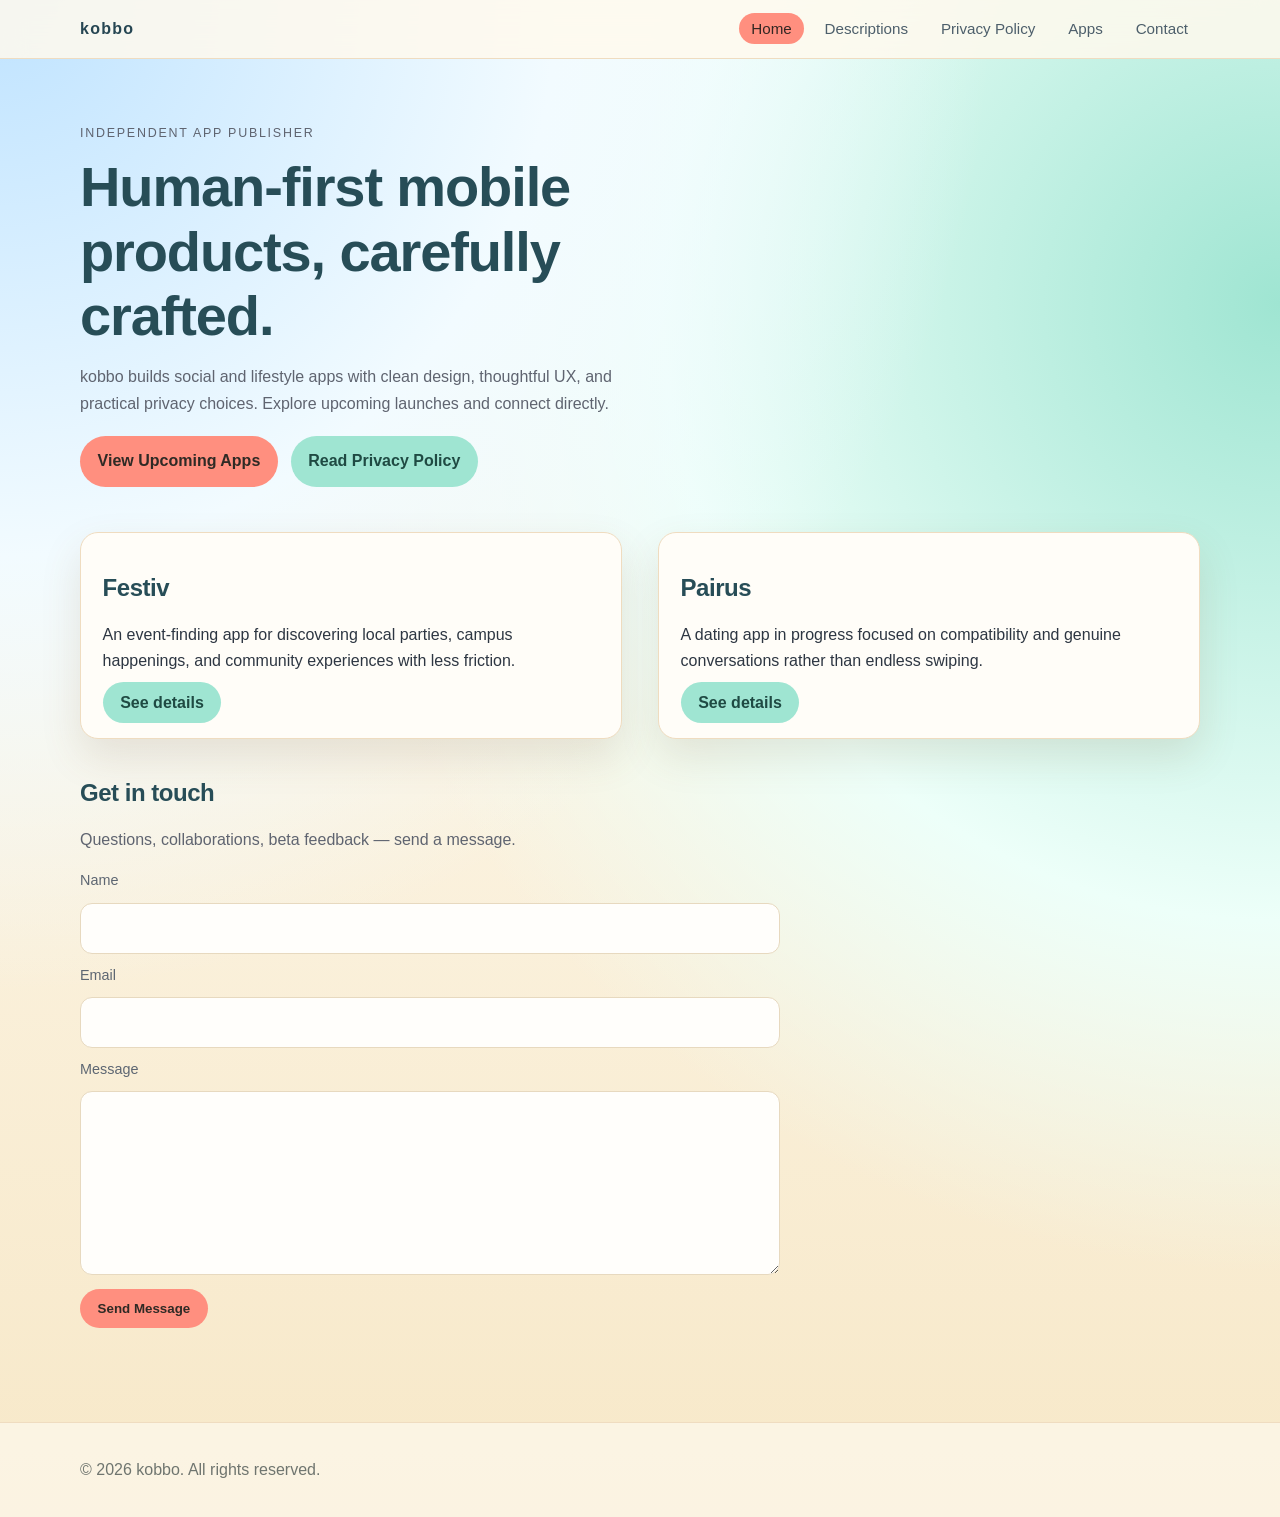
<file: index.html>
<!doctype html>
<html lang="en">
  <head>
    <meta charset="UTF-8" />
    <meta name="viewport" content="width=device-width, initial-scale=1.0" />
    <link rel="icon" href="/favicon.ico" sizes="any" />
    <title>kobbo | App Publisher Portfolio</title>
    <link rel="stylesheet" href="/styles.css" />
  </head>
  <body>
    <header class="site-header">
      <div class="container nav-wrap">
        <a class="brand" href="/">kobbo</a>
        <nav aria-label="Main navigation">
          <ul class="nav-links">
            <li><a href="/" aria-current="page">Home</a></li>
            <li><a href="/descriptions">Descriptions</a></li>
            <li><a href="/privacy-policy">Privacy Policy</a></li>
            <li><a href="/apps">Apps</a></li>
            <li><a href="#contact">Contact</a></li>
          </ul>
        </nav>
      </div>
    </header>

    <main>
      <section class="hero container reveal">
        <p class="eyebrow">Independent App Publisher</p>
        <h1>Human-first mobile products, carefully crafted.</h1>
        <p class="lead">
          kobbo builds social and lifestyle apps with clean design, thoughtful UX,
          and practical privacy choices. Explore upcoming launches and connect directly.
        </p>
        <div class="hero-actions">
          <a class="btn" href="/apps">View Upcoming Apps</a>
          <a class="btn btn-secondary" href="/privacy-policy">Read Privacy Policy</a>
        </div>
      </section>

      <section class="container cards-grid reveal">
        <article class="card">
          <h2>Festiv</h2>
          <p>
            An event-finding app for discovering local parties, campus happenings,
            and community experiences with less friction.
          </p>
          <a class="btn btn-secondary" href="/apps#festiv">See details</a>
        </article>
        <article class="card">
          <h2>Pairus</h2>
          <p>
            A dating app in progress focused on compatibility and genuine
            conversations rather than endless swiping.
          </p>
          <a class="btn btn-secondary" href="/apps#pairus">See details</a>
        </article>
      </section>

      <section class="container contact reveal" id="contact">
        <h2>Get in touch</h2>
        <p class="lead">Questions, collaborations, beta feedback — send a message.</p>

        <div id="contactPanel" class="contact-panel">
          <form id="contactForm" class="contact-form" action="https://formsubmit.co/ajax/kob@kobbo.net" method="post">
            <input type="hidden" name="_subject" value="kobbo Portfolio Contact" />
            <input type="hidden" name="_captcha" value="false" />

            <label for="name">Name</label>
            <input id="name" name="name" type="text" required />

            <label for="email">Email</label>
            <input id="email" name="email" type="email" required />

            <label for="message">Message</label>
            <textarea id="message" name="message" rows="6" required></textarea>

            <div class="form-actions">
              <button type="submit" class="btn" id="contactSubmit">Send Message</button>
            </div>
            <p id="formStatus" class="form-status" aria-live="polite"></p>
          </form>

          <div id="formSuccess" class="form-success" aria-hidden="true">
            <span class="checkmark" aria-hidden="true">✓</span>
            <h3>Message Sent</h3>
            <p id="successText">Your message has been submitted successfully. I'll get back to you soon.</p>
            <button type="button" class="btn btn-secondary" id="revertSubmit">Send another message</button>
          </div>
        </div>
      </section>
    </main>

    <footer class="site-footer">
      <div class="container">
        <p>© <span id="year"></span> kobbo. All rights reserved.</p>
      </div>
    </footer>

    <script src="/script.js"></script>
  </body>
</html>
</file>
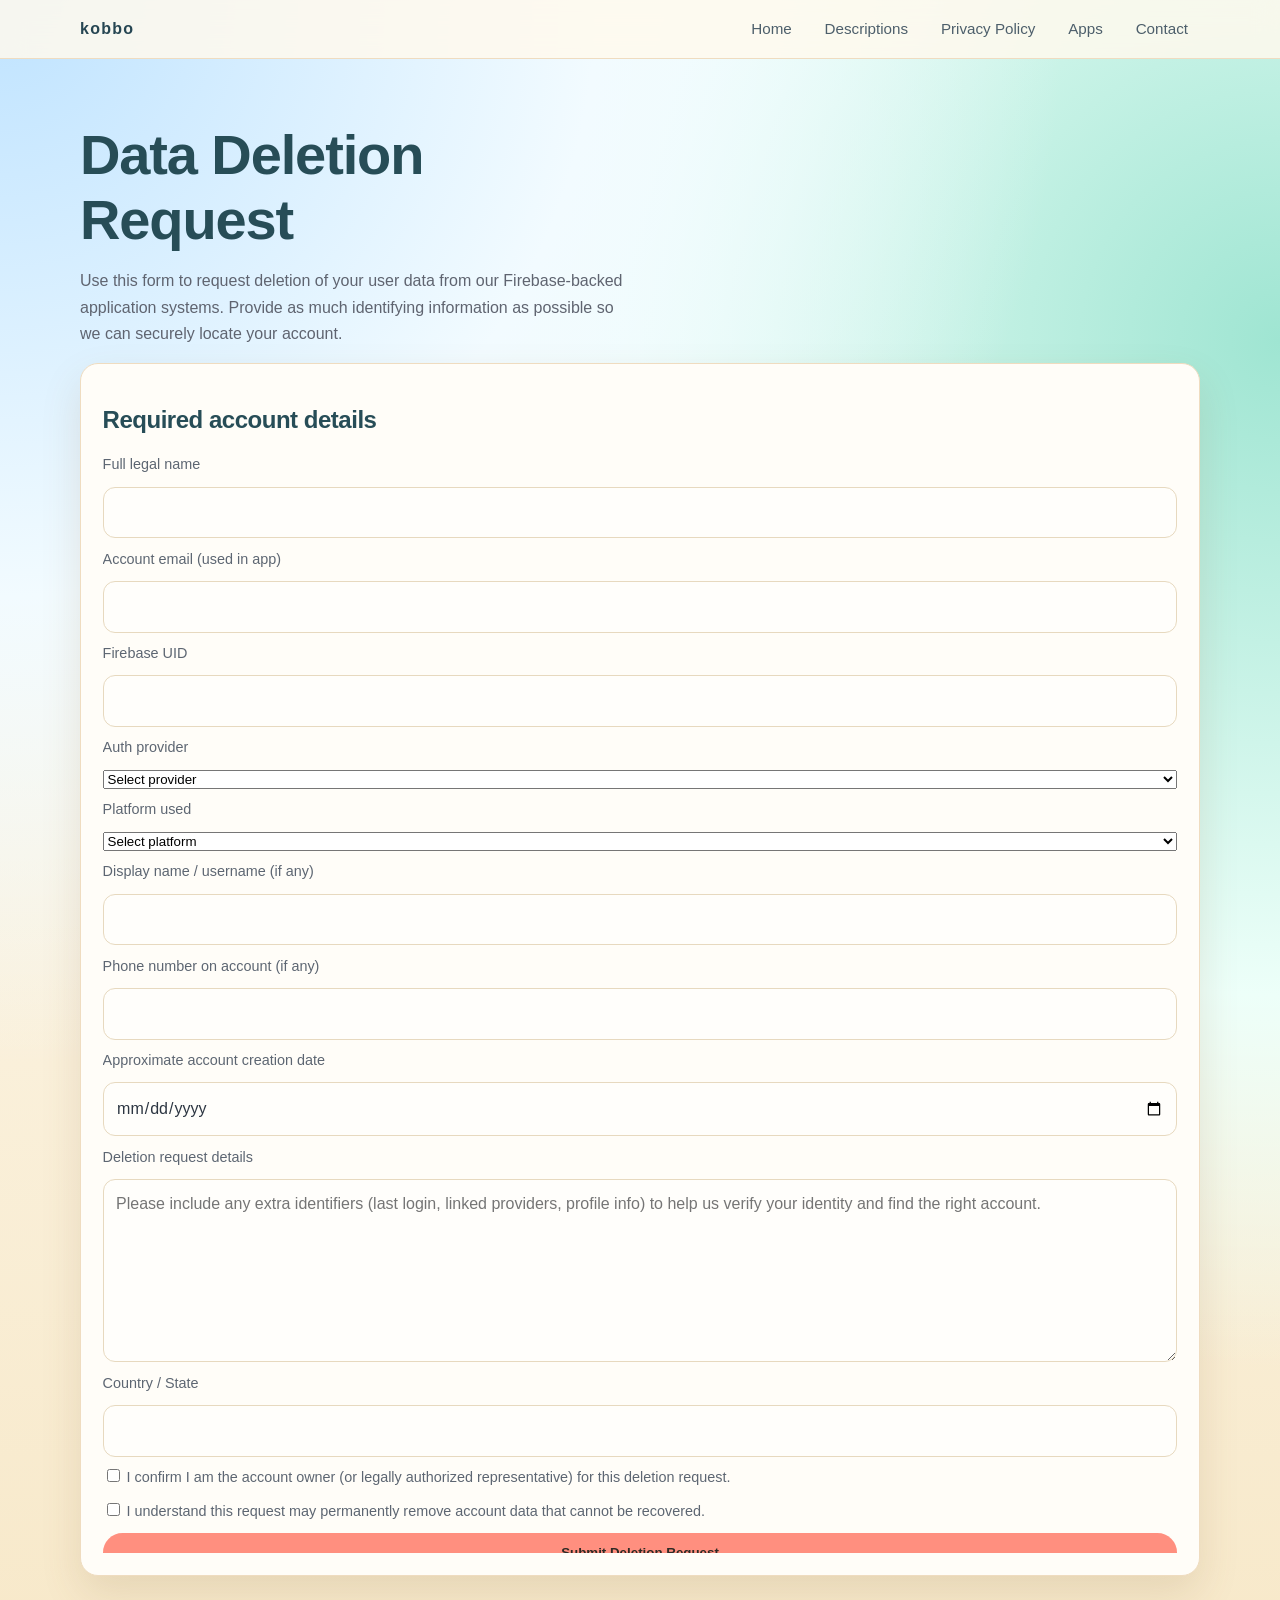
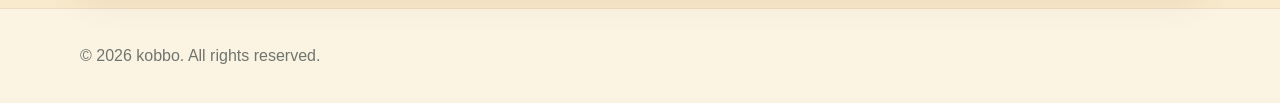
<file: delete-request/index.html>
<!doctype html>
<html lang="en">
  <head>
    <meta charset="UTF-8" />
    <meta name="viewport" content="width=device-width, initial-scale=1.0" />
    <link rel="icon" href="/favicon.ico" sizes="any" />
    <title>Data Deletion Request | kobbo</title>
    <link rel="stylesheet" href="/styles.css" />
  </head>
  <body>
    <header class="site-header">
      <div class="container nav-wrap">
        <a class="brand" href="/">kobbo</a>
        <nav aria-label="Main navigation">
          <ul class="nav-links">
            <li><a href="/">Home</a></li>
            <li><a href="/descriptions">Descriptions</a></li>
            <li><a href="/privacy-policy">Privacy Policy</a></li>
            <li><a href="/apps">Apps</a></li>
            <li><a href="/#contact">Contact</a></li>
          </ul>
        </nav>
      </div>
    </header>

    <main class="container page-main reveal">
      <h1>Data Deletion Request</h1>
      <p class="lead">
        Use this form to request deletion of your user data from our Firebase-backed application systems.
        Provide as much identifying information as possible so we can securely locate your account.
      </p>

      <section class="card">
        <h2>Required account details</h2>
        <form id="deletionRequestForm" class="contact-form" action="https://formsubmit.co/ajax/data-safety@kobbo.net" method="post">
          <input type="hidden" name="_subject" value="Firebase Data Deletion Request" />
          <input type="hidden" name="_captcha" value="false" />

          <label for="delete-fullname">Full legal name</label>
          <input id="delete-fullname" name="full_name" type="text" required />

          <label for="delete-email">Account email (used in app)</label>
          <input id="delete-email" name="account_email" type="email" required />

          <label for="delete-uid">Firebase UID</label>
          <input id="delete-uid" name="firebase_uid" type="text" required />

          <label for="delete-provider">Auth provider</label>
          <select id="delete-provider" name="auth_provider" required>
            <option value="" selected disabled>Select provider</option>
            <option value="email_password">Email/Password</option>
            <option value="google">Google</option>
            <option value="apple">Apple</option>
            <option value="phone">Phone</option>
            <option value="other">Other</option>
          </select>

          <label for="delete-platform">Platform used</label>
          <select id="delete-platform" name="platform" required>
            <option value="" selected disabled>Select platform</option>
            <option value="ios">iOS</option>
            <option value="android">Android</option>
            <option value="web">Web</option>
          </select>

          <label for="delete-display-name">Display name / username (if any)</label>
          <input id="delete-display-name" name="display_name" type="text" />

          <label for="delete-phone">Phone number on account (if any)</label>
          <input id="delete-phone" name="phone_number" type="tel" />

          <label for="delete-created">Approximate account creation date</label>
          <input id="delete-created" name="account_created" type="date" />

          <label for="delete-reason">Deletion request details</label>
          <textarea id="delete-reason" name="request_details" rows="6" required placeholder="Please include any extra identifiers (last login, linked providers, profile info) to help us verify your identity and find the right account."></textarea>

          <label for="delete-country">Country / State</label>
          <input id="delete-country" name="location" type="text" required />

          <label>
            <input type="checkbox" name="identity_confirmation" required />
            I confirm I am the account owner (or legally authorized representative) for this deletion request.
          </label>

          <label>
            <input type="checkbox" name="deletion_acknowledgement" required />
            I understand this request may permanently remove account data that cannot be recovered.
          </label>

          <button type="submit" class="btn" id="deletionSubmit">Submit Deletion Request</button>
          <p id="deletionStatus" class="form-status" aria-live="polite"></p>
        </form>
      </section>
    </main>

    <footer class="site-footer">
      <div class="container">
        <p>© <span id="year"></span> kobbo. All rights reserved.</p>
      </div>
    </footer>

    <script src="/script.js"></script>
  </body>
</html>
</file>
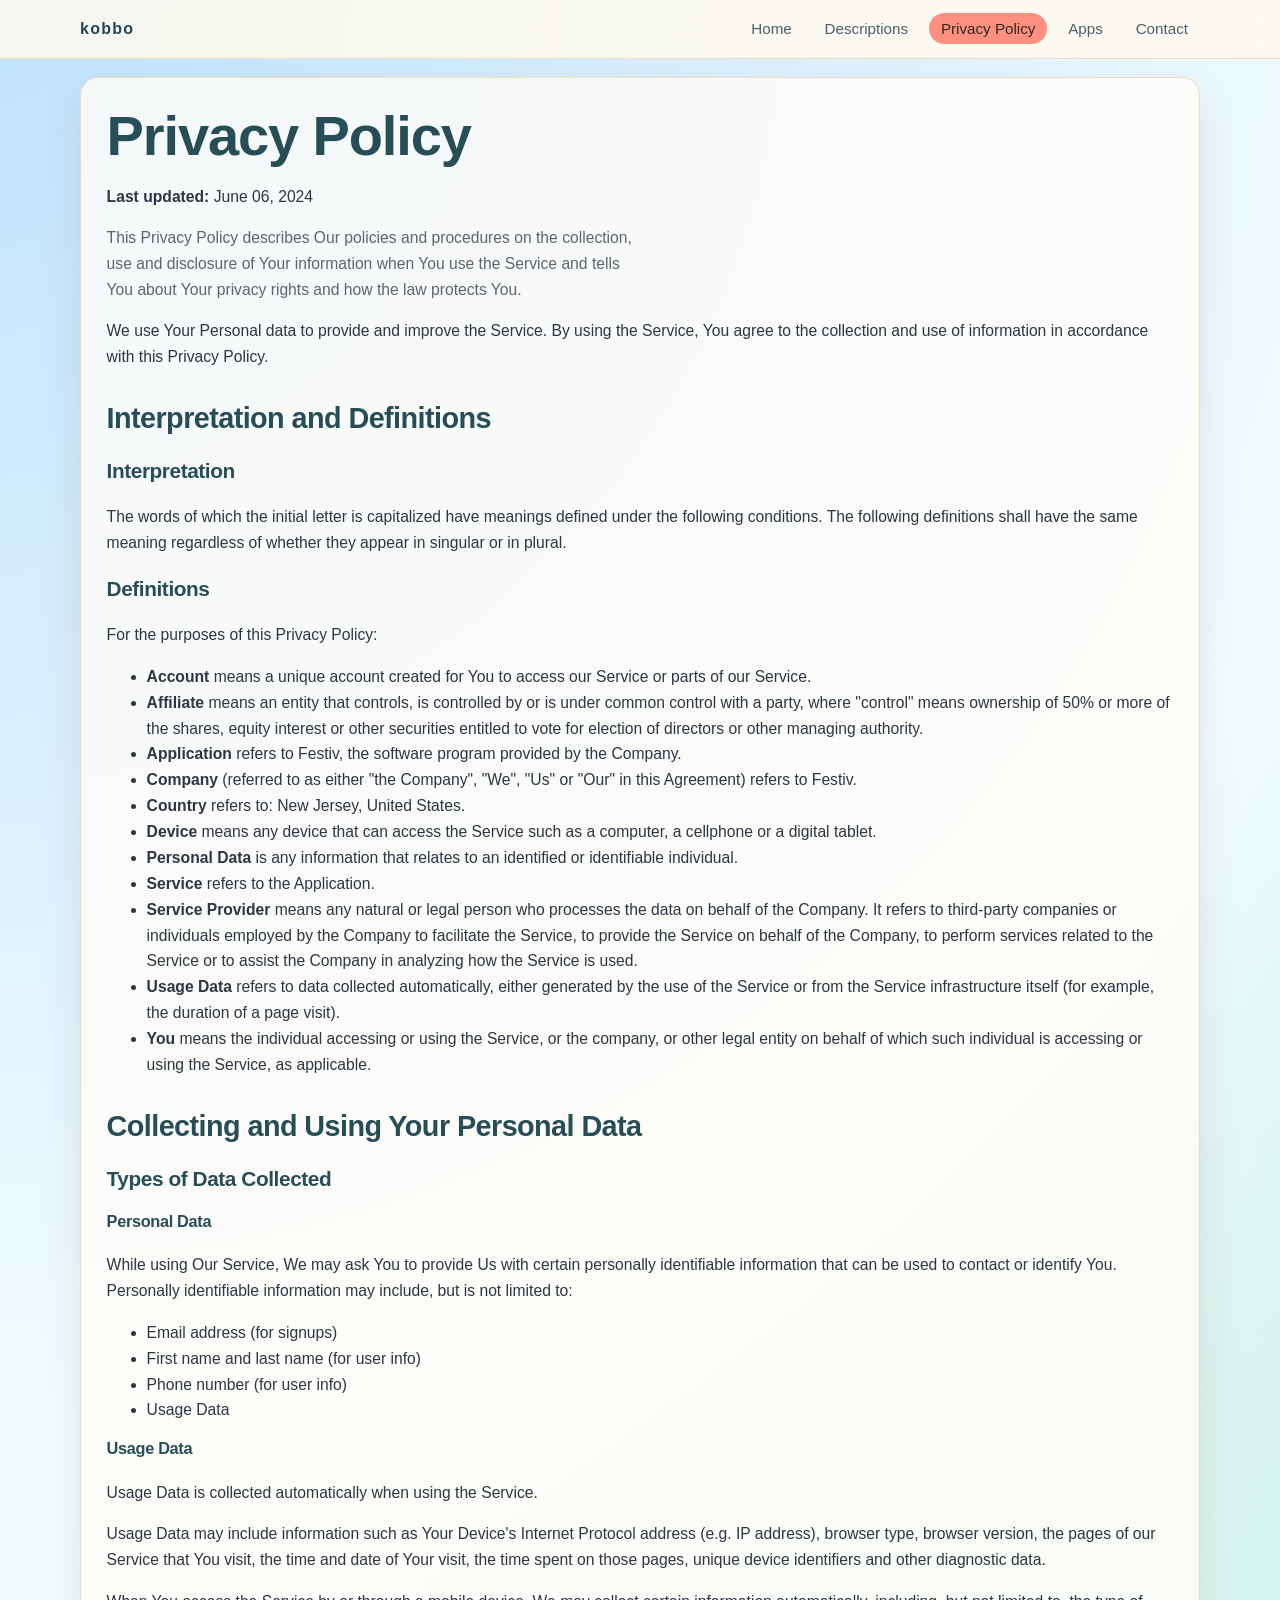
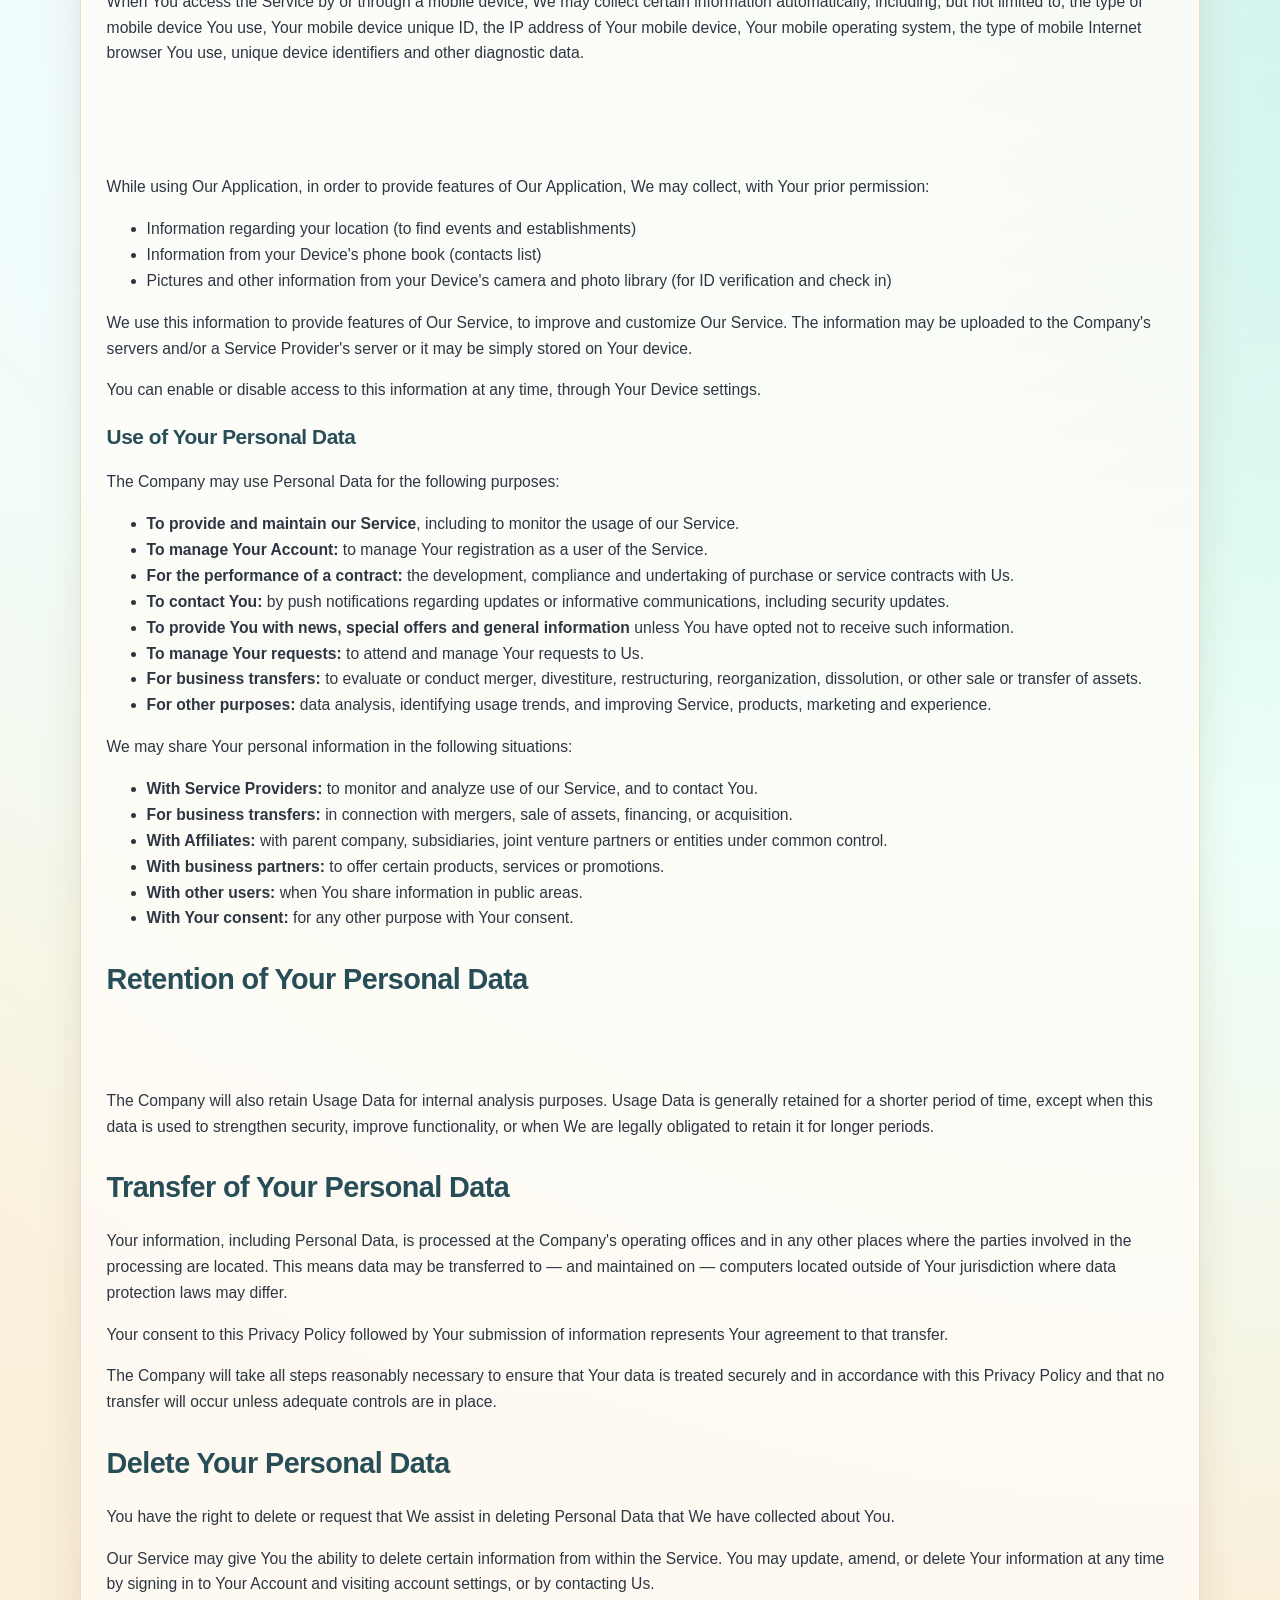
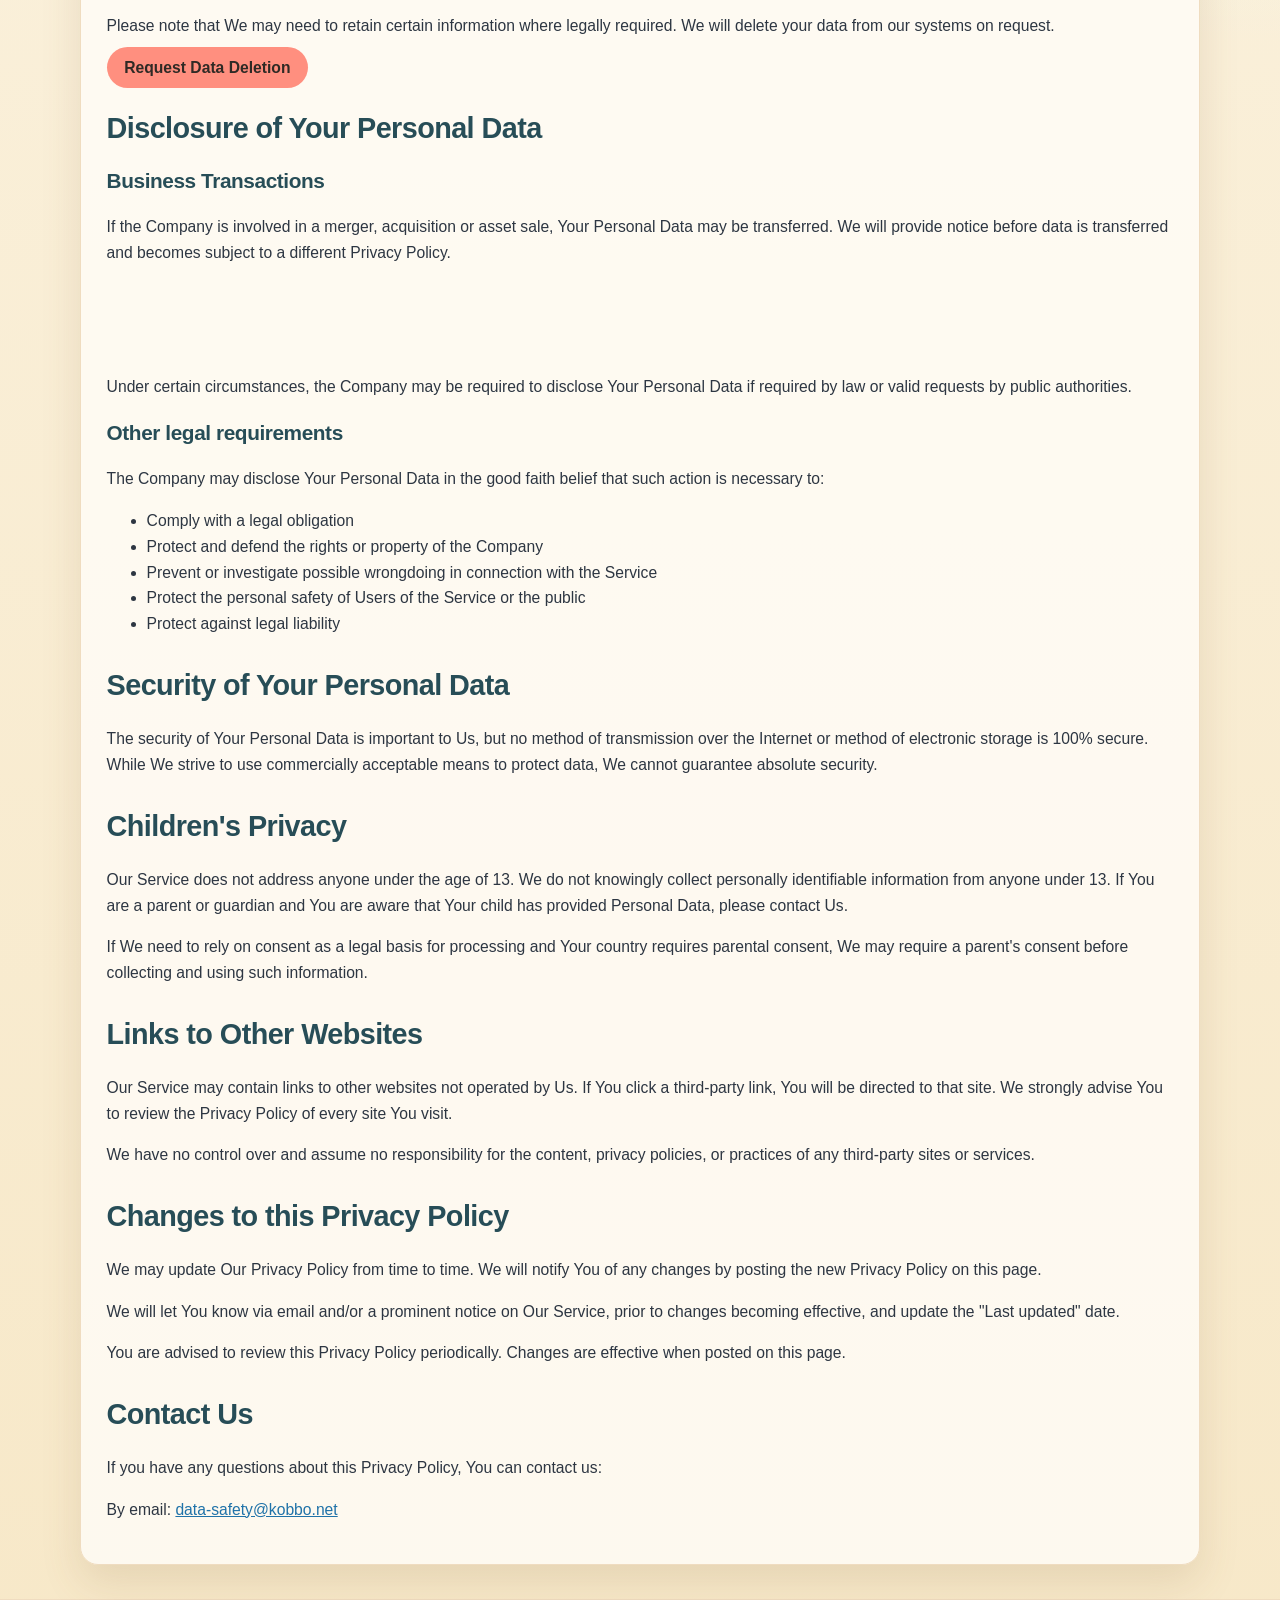
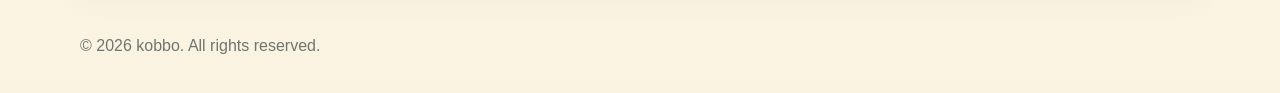
<file: privacy-policy/index.html>
<!doctype html>
<html lang="en">
  <head>
    <meta charset="UTF-8" />
    <meta name="viewport" content="width=device-width, initial-scale=1.0" />
    <link rel="icon" href="/favicon.ico" sizes="any" />
    <title>Privacy Policy | kobbo</title>
    <link rel="stylesheet" href="/styles.css" />
  </head>
  <body>
    <header class="site-header">
      <div class="container nav-wrap">
        <a class="brand" href="/">kobbo</a>
        <nav aria-label="Main navigation">
          <ul class="nav-links">
            <li><a href="/">Home</a></li>
            <li><a href="/descriptions">Descriptions</a></li>
            <li><a href="/privacy-policy" aria-current="page">Privacy Policy</a></li>
            <li><a href="/apps">Apps</a></li>
            <li><a href="/#contact">Contact</a></li>
          </ul>
        </nav>
      </div>
    </header>

    <main class="container page-main policy reveal">
      <h1>Privacy Policy</h1>
      <p><strong>Last updated:</strong> June 06, 2024</p>

      <p class="lead">
        This Privacy Policy describes Our policies and procedures on the collection,
        use and disclosure of Your information when You use the Service and tells
        You about Your privacy rights and how the law protects You.
      </p>
      <p>
        We use Your Personal data to provide and improve the Service. By using the
        Service, You agree to the collection and use of information in accordance
        with this Privacy Policy.
      </p>

      <h2>Interpretation and Definitions</h2>
      <h3>Interpretation</h3>
      <p>
        The words of which the initial letter is capitalized have meanings defined
        under the following conditions. The following definitions shall have the same
        meaning regardless of whether they appear in singular or in plural.
      </p>

      <h3>Definitions</h3>
      <p>For the purposes of this Privacy Policy:</p>
      <ul>
        <li><strong>Account</strong> means a unique account created for You to access our Service or parts of our Service.</li>
        <li><strong>Affiliate</strong> means an entity that controls, is controlled by or is under common control with a party, where "control" means ownership of 50% or more of the shares, equity interest or other securities entitled to vote for election of directors or other managing authority.</li>
        <li><strong>Application</strong> refers to Festiv, the software program provided by the Company.</li>
        <li><strong>Company</strong> (referred to as either "the Company", "We", "Us" or "Our" in this Agreement) refers to Festiv.</li>
        <li><strong>Country</strong> refers to: New Jersey, United States.</li>
        <li><strong>Device</strong> means any device that can access the Service such as a computer, a cellphone or a digital tablet.</li>
        <li><strong>Personal Data</strong> is any information that relates to an identified or identifiable individual.</li>
        <li><strong>Service</strong> refers to the Application.</li>
        <li><strong>Service Provider</strong> means any natural or legal person who processes the data on behalf of the Company. It refers to third-party companies or individuals employed by the Company to facilitate the Service, to provide the Service on behalf of the Company, to perform services related to the Service or to assist the Company in analyzing how the Service is used.</li>
        <li><strong>Usage Data</strong> refers to data collected automatically, either generated by the use of the Service or from the Service infrastructure itself (for example, the duration of a page visit).</li>
        <li><strong>You</strong> means the individual accessing or using the Service, or the company, or other legal entity on behalf of which such individual is accessing or using the Service, as applicable.</li>
      </ul>

      <h2>Collecting and Using Your Personal Data</h2>
      <h3>Types of Data Collected</h3>
      <h4>Personal Data</h4>
      <p>
        While using Our Service, We may ask You to provide Us with certain personally
        identifiable information that can be used to contact or identify You.
        Personally identifiable information may include, but is not limited to:
      </p>
      <ul>
        <li>Email address (for signups)</li>
        <li>First name and last name (for user info)</li>
        <li>Phone number (for user info)</li>
        <li>Usage Data</li>
      </ul>

      <h4>Usage Data</h4>
      <p>Usage Data is collected automatically when using the Service.</p>
      <p>
        Usage Data may include information such as Your Device's Internet Protocol
        address (e.g. IP address), browser type, browser version, the pages of our
        Service that You visit, the time and date of Your visit, the time spent on
        those pages, unique device identifiers and other diagnostic data.
      </p>
      <p>
        When You access the Service by or through a mobile device, We may collect
        certain information automatically, including, but not limited to, the type of
        mobile device You use, Your mobile device unique ID, the IP address of Your
        mobile device, Your mobile operating system, the type of mobile Internet
        browser You use, unique device identifiers and other diagnostic data.
      </p>
      <p>
        We may also collect information that Your browser sends whenever You visit our
        Service or when You access the Service by or through a mobile device.
      </p>

      <h3>Information Collected while Using the Application</h3>
      <p>
        While using Our Application, in order to provide features of Our Application,
        We may collect, with Your prior permission:
      </p>
      <ul>
        <li>Information regarding your location (to find events and establishments)</li>
        <li>Information from your Device's phone book (contacts list)</li>
        <li>Pictures and other information from your Device's camera and photo library (for ID verification and check in)</li>
      </ul>
      <p>
        We use this information to provide features of Our Service, to improve and
        customize Our Service. The information may be uploaded to the Company's
        servers and/or a Service Provider's server or it may be simply stored on Your
        device.
      </p>
      <p>
        You can enable or disable access to this information at any time, through
        Your Device settings.
      </p>

      <h3>Use of Your Personal Data</h3>
      <p>The Company may use Personal Data for the following purposes:</p>
      <ul>
        <li><strong>To provide and maintain our Service</strong>, including to monitor the usage of our Service.</li>
        <li><strong>To manage Your Account:</strong> to manage Your registration as a user of the Service.</li>
        <li><strong>For the performance of a contract:</strong> the development, compliance and undertaking of purchase or service contracts with Us.</li>
        <li><strong>To contact You:</strong> by push notifications regarding updates or informative communications, including security updates.</li>
        <li><strong>To provide You with news, special offers and general information</strong> unless You have opted not to receive such information.</li>
        <li><strong>To manage Your requests:</strong> to attend and manage Your requests to Us.</li>
        <li><strong>For business transfers:</strong> to evaluate or conduct merger, divestiture, restructuring, reorganization, dissolution, or other sale or transfer of assets.</li>
        <li><strong>For other purposes:</strong> data analysis, identifying usage trends, and improving Service, products, marketing and experience.</li>
      </ul>

      <p>We may share Your personal information in the following situations:</p>
      <ul>
        <li><strong>With Service Providers:</strong> to monitor and analyze use of our Service, and to contact You.</li>
        <li><strong>For business transfers:</strong> in connection with mergers, sale of assets, financing, or acquisition.</li>
        <li><strong>With Affiliates:</strong> with parent company, subsidiaries, joint venture partners or entities under common control.</li>
        <li><strong>With business partners:</strong> to offer certain products, services or promotions.</li>
        <li><strong>With other users:</strong> when You share information in public areas.</li>
        <li><strong>With Your consent:</strong> for any other purpose with Your consent.</li>
      </ul>

      <h2>Retention of Your Personal Data</h2>
      <p>
        The Company will retain Your Personal Data only for as long as is necessary
        for the purposes set out in this Privacy Policy. We will retain and use Your
        Personal Data as needed to comply with legal obligations, resolve disputes,
        and enforce legal agreements and policies.
      </p>
      <p>
        The Company will also retain Usage Data for internal analysis purposes.
        Usage Data is generally retained for a shorter period of time, except when
        this data is used to strengthen security, improve functionality, or when We
        are legally obligated to retain it for longer periods.
      </p>

      <h2>Transfer of Your Personal Data</h2>
      <p>
        Your information, including Personal Data, is processed at the Company's
        operating offices and in any other places where the parties involved in the
        processing are located. This means data may be transferred to — and maintained
        on — computers located outside of Your jurisdiction where data protection laws
        may differ.
      </p>
      <p>
        Your consent to this Privacy Policy followed by Your submission of information
        represents Your agreement to that transfer.
      </p>
      <p>
        The Company will take all steps reasonably necessary to ensure that Your data
        is treated securely and in accordance with this Privacy Policy and that no
        transfer will occur unless adequate controls are in place.
      </p>

      <h2>Delete Your Personal Data</h2>
      <p>
        You have the right to delete or request that We assist in deleting Personal
        Data that We have collected about You.
      </p>
      <p>
        Our Service may give You the ability to delete certain information from within
        the Service. You may update, amend, or delete Your information at any time by
        signing in to Your Account and visiting account settings, or by contacting Us.
      </p>
      <p>
        Please note that We may need to retain certain information where legally
        required. We will delete your data from our systems on request.
      </p>
      <p>
        <a class="btn" href="/delete-request">Request Data Deletion</a>
      </p>

      <h2>Disclosure of Your Personal Data</h2>
      <h3>Business Transactions</h3>
      <p>
        If the Company is involved in a merger, acquisition or asset sale, Your
        Personal Data may be transferred. We will provide notice before data is
        transferred and becomes subject to a different Privacy Policy.
      </p>
      <p>
        Under any circumstance of merger, acquisition, or asset sale, you will have
        the option to remove all your data from the application beforehand.
      </p>

      <h3>Law enforcement</h3>
      <p>
        Under certain circumstances, the Company may be required to disclose Your
        Personal Data if required by law or valid requests by public authorities.
      </p>

      <h3>Other legal requirements</h3>
      <p>
        The Company may disclose Your Personal Data in the good faith belief that such
        action is necessary to:
      </p>
      <ul>
        <li>Comply with a legal obligation</li>
        <li>Protect and defend the rights or property of the Company</li>
        <li>Prevent or investigate possible wrongdoing in connection with the Service</li>
        <li>Protect the personal safety of Users of the Service or the public</li>
        <li>Protect against legal liability</li>
      </ul>

      <h2>Security of Your Personal Data</h2>
      <p>
        The security of Your Personal Data is important to Us, but no method of
        transmission over the Internet or method of electronic storage is 100% secure.
        While We strive to use commercially acceptable means to protect data, We
        cannot guarantee absolute security.
      </p>

      <h2>Children's Privacy</h2>
      <p>
        Our Service does not address anyone under the age of 13. We do not knowingly
        collect personally identifiable information from anyone under 13. If You are a
        parent or guardian and You are aware that Your child has provided Personal
        Data, please contact Us.
      </p>
      <p>
        If We need to rely on consent as a legal basis for processing and Your country
        requires parental consent, We may require a parent's consent before collecting
        and using such information.
      </p>

      <h2>Links to Other Websites</h2>
      <p>
        Our Service may contain links to other websites not operated by Us. If You
        click a third-party link, You will be directed to that site. We strongly
        advise You to review the Privacy Policy of every site You visit.
      </p>
      <p>
        We have no control over and assume no responsibility for the content, privacy
        policies, or practices of any third-party sites or services.
      </p>

      <h2>Changes to this Privacy Policy</h2>
      <p>
        We may update Our Privacy Policy from time to time. We will notify You of any
        changes by posting the new Privacy Policy on this page.
      </p>
      <p>
        We will let You know via email and/or a prominent notice on Our Service,
        prior to changes becoming effective, and update the "Last updated" date.
      </p>
      <p>
        You are advised to review this Privacy Policy periodically. Changes are
        effective when posted on this page.
      </p>

      <h2>Contact Us</h2>
      <p>If you have any questions about this Privacy Policy, You can contact us:</p>
      <p>By email: <a href="mailto:data-safety@kobbo.net">data-safety@kobbo.net</a></p>
    </main>

    <footer class="site-footer">
      <div class="container">
        <p>© <span id="year"></span> kobbo. All rights reserved.</p>
      </div>
    </footer>

    <script src="/script.js"></script>
  </body>
</html>
</file>
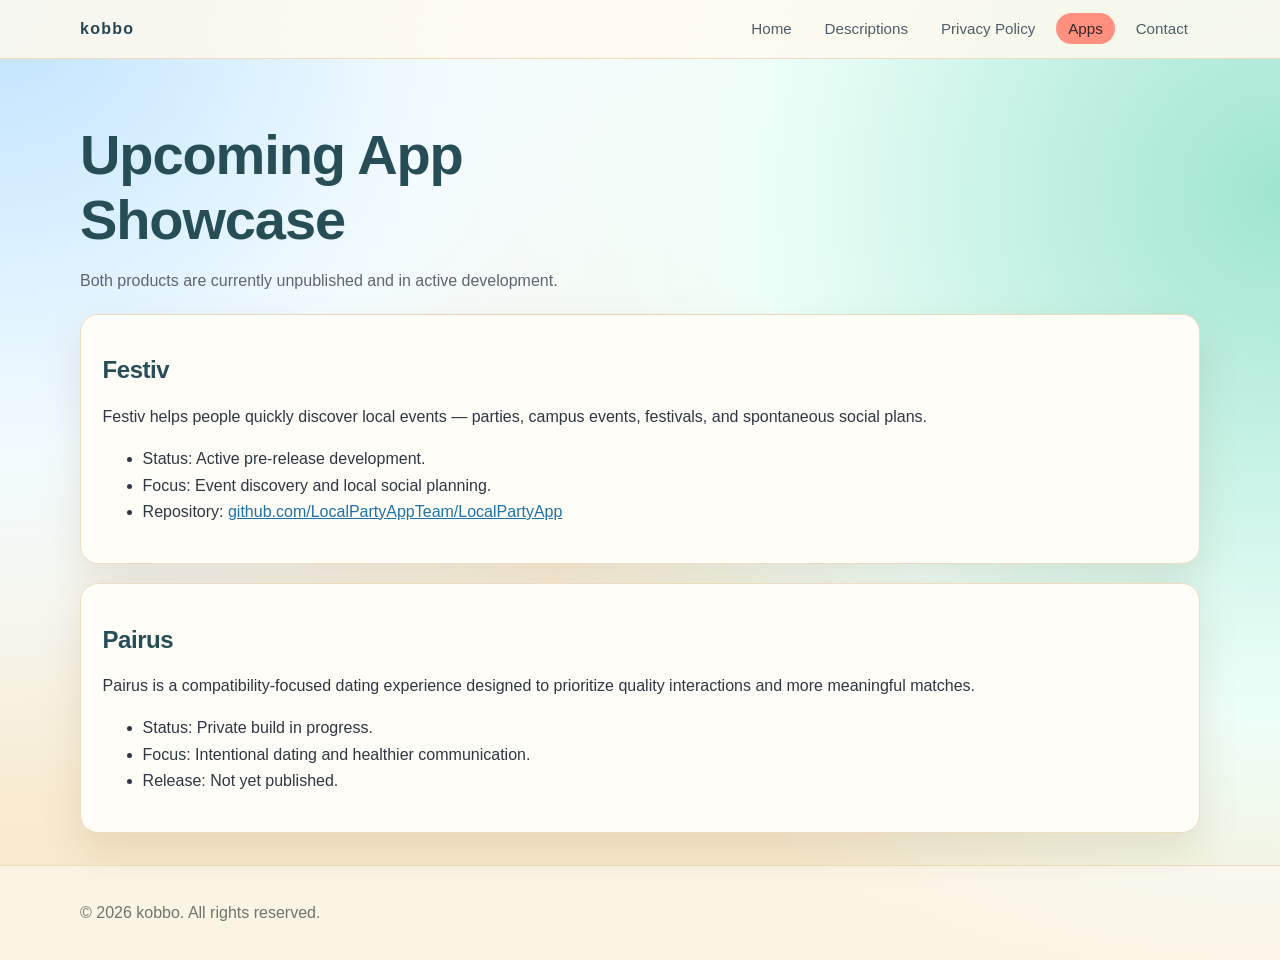
<file: apps.html>
<!doctype html>
<html lang="en">
  <head>
    <meta charset="UTF-8" />
    <meta name="viewport" content="width=device-width, initial-scale=1.0" />
    <link rel="icon" href="favicon.ico" sizes="any" />
    <title>Upcoming Apps | kobbo</title>
    <link rel="stylesheet" href="styles.css" />
  </head>
  <body>
    <header class="site-header">
      <div class="container nav-wrap">
        <a class="brand" href="index.html">kobbo</a>
        <nav aria-label="Main navigation">
          <ul class="nav-links">
            <li><a href="index.html">Home</a></li>
            <li><a href="descriptions.html">Descriptions</a></li>
            <li><a href="privacy-policy.html">Privacy Policy</a></li>
            <li><a href="apps.html" aria-current="page">Apps</a></li>
            <li><a href="index.html#contact">Contact</a></li>
          </ul>
        </nav>
      </div>
    </header>

    <main class="container page-main reveal">
      <h1>Upcoming App Showcase</h1>
      <p class="lead">Both products are currently unpublished and in active development.</p>

      <article class="card app-detail" id="festiv">
        <h2>Festiv</h2>
        <p>
          Festiv helps people quickly discover local events — parties, campus events,
          festivals, and spontaneous social plans.
        </p>
        <ul>
          <li>Status: Active pre-release development.</li>
          <li>Focus: Event discovery and local social planning.</li>
          <li>
            Repository:
            <a href="https://github.com/LocalPartyAppTeam/LocalPartyApp" target="_blank" rel="noreferrer noopener">
              github.com/LocalPartyAppTeam/LocalPartyApp
            </a>
          </li>
        </ul>
      </article>

      <article class="card app-detail" id="pairus">
        <h2>Pairus</h2>
        <p>
          Pairus is a compatibility-focused dating experience designed to prioritize
          quality interactions and more meaningful matches.
        </p>
        <ul>
          <li>Status: Private build in progress.</li>
          <li>Focus: Intentional dating and healthier communication.</li>
          <li>Release: Not yet published.</li>
        </ul>
      </article>
    </main>

    <footer class="site-footer">
      <div class="container">
        <p>© <span id="year"></span> kobbo. All rights reserved.</p>
      </div>
    </footer>

    <script src="script.js"></script>
  </body>
</html>
</file>
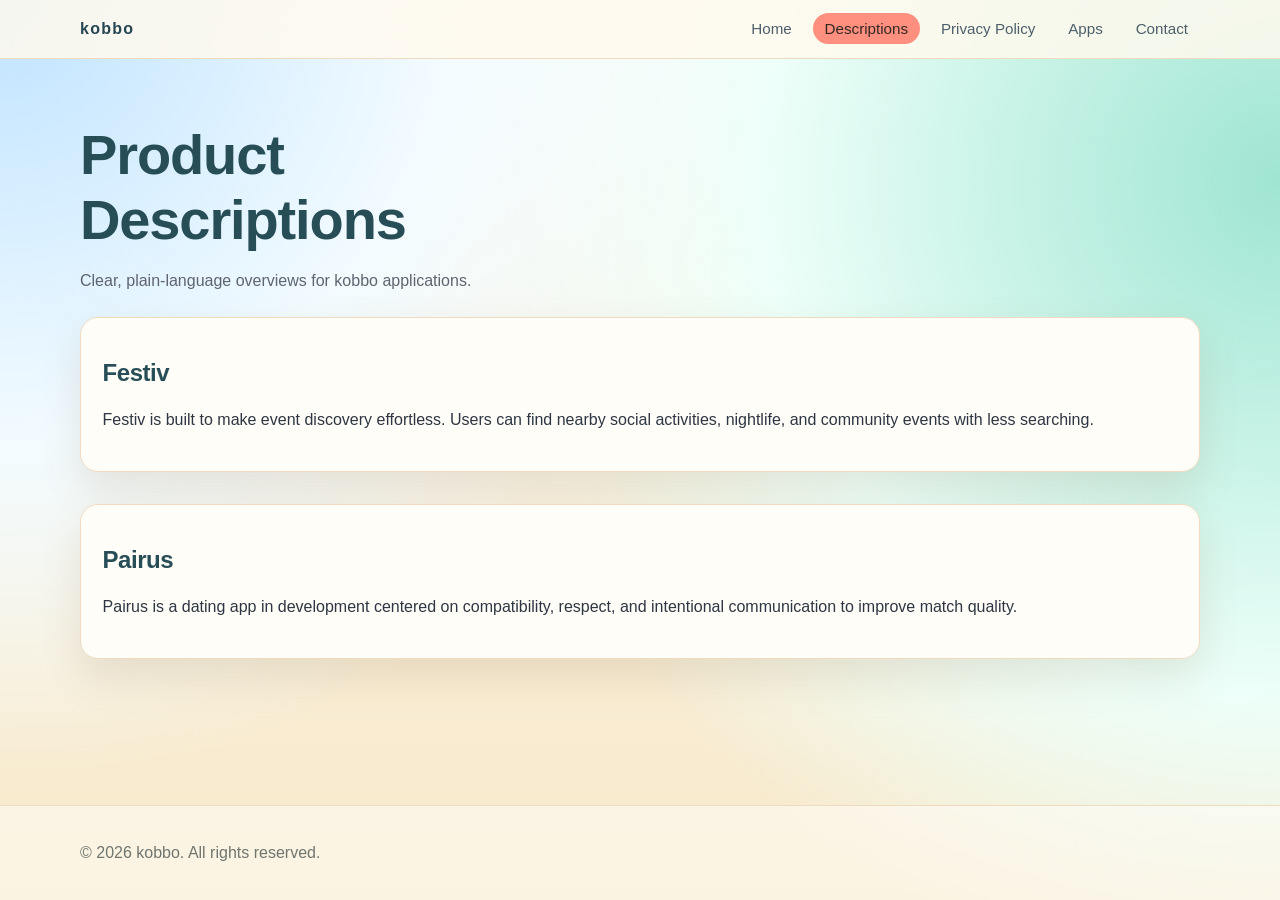
<file: descriptions.html>
<!doctype html>
<html lang="en">
  <head>
    <meta charset="UTF-8" />
    <meta name="viewport" content="width=device-width, initial-scale=1.0" />
    <link rel="icon" href="favicon.ico" sizes="any" />
    <title>App Descriptions | kobbo</title>
    <link rel="stylesheet" href="styles.css" />
  </head>
  <body>
    <header class="site-header">
      <div class="container nav-wrap">
        <a class="brand" href="index.html">kobbo</a>
        <nav aria-label="Main navigation">
          <ul class="nav-links">
            <li><a href="index.html">Home</a></li>
            <li><a href="descriptions.html" aria-current="page">Descriptions</a></li>
            <li><a href="privacy-policy.html">Privacy Policy</a></li>
            <li><a href="apps.html">Apps</a></li>
            <li><a href="index.html#contact">Contact</a></li>
          </ul>
        </nav>
      </div>
    </header>

    <main class="container page-main reveal">
      <h1>Product Descriptions</h1>
      <p class="lead">Clear, plain-language overviews for kobbo applications.</p>

      <div class="description-list">
        <section class="card">
          <h2>Festiv</h2>
          <p>
            Festiv is built to make event discovery effortless. Users can find nearby
            social activities, nightlife, and community events with less searching.
          </p>
        </section>

        <section class="card">
          <h2>Pairus</h2>
          <p>
            Pairus is a dating app in development centered on compatibility, respect,
            and intentional communication to improve match quality.
          </p>
        </section>
      </div>
    </main>

    <footer class="site-footer">
      <div class="container">
        <p>© <span id="year"></span> kobbo. All rights reserved.</p>
      </div>
    </footer>

    <script src="script.js"></script>
  </body>
</html>
</file>
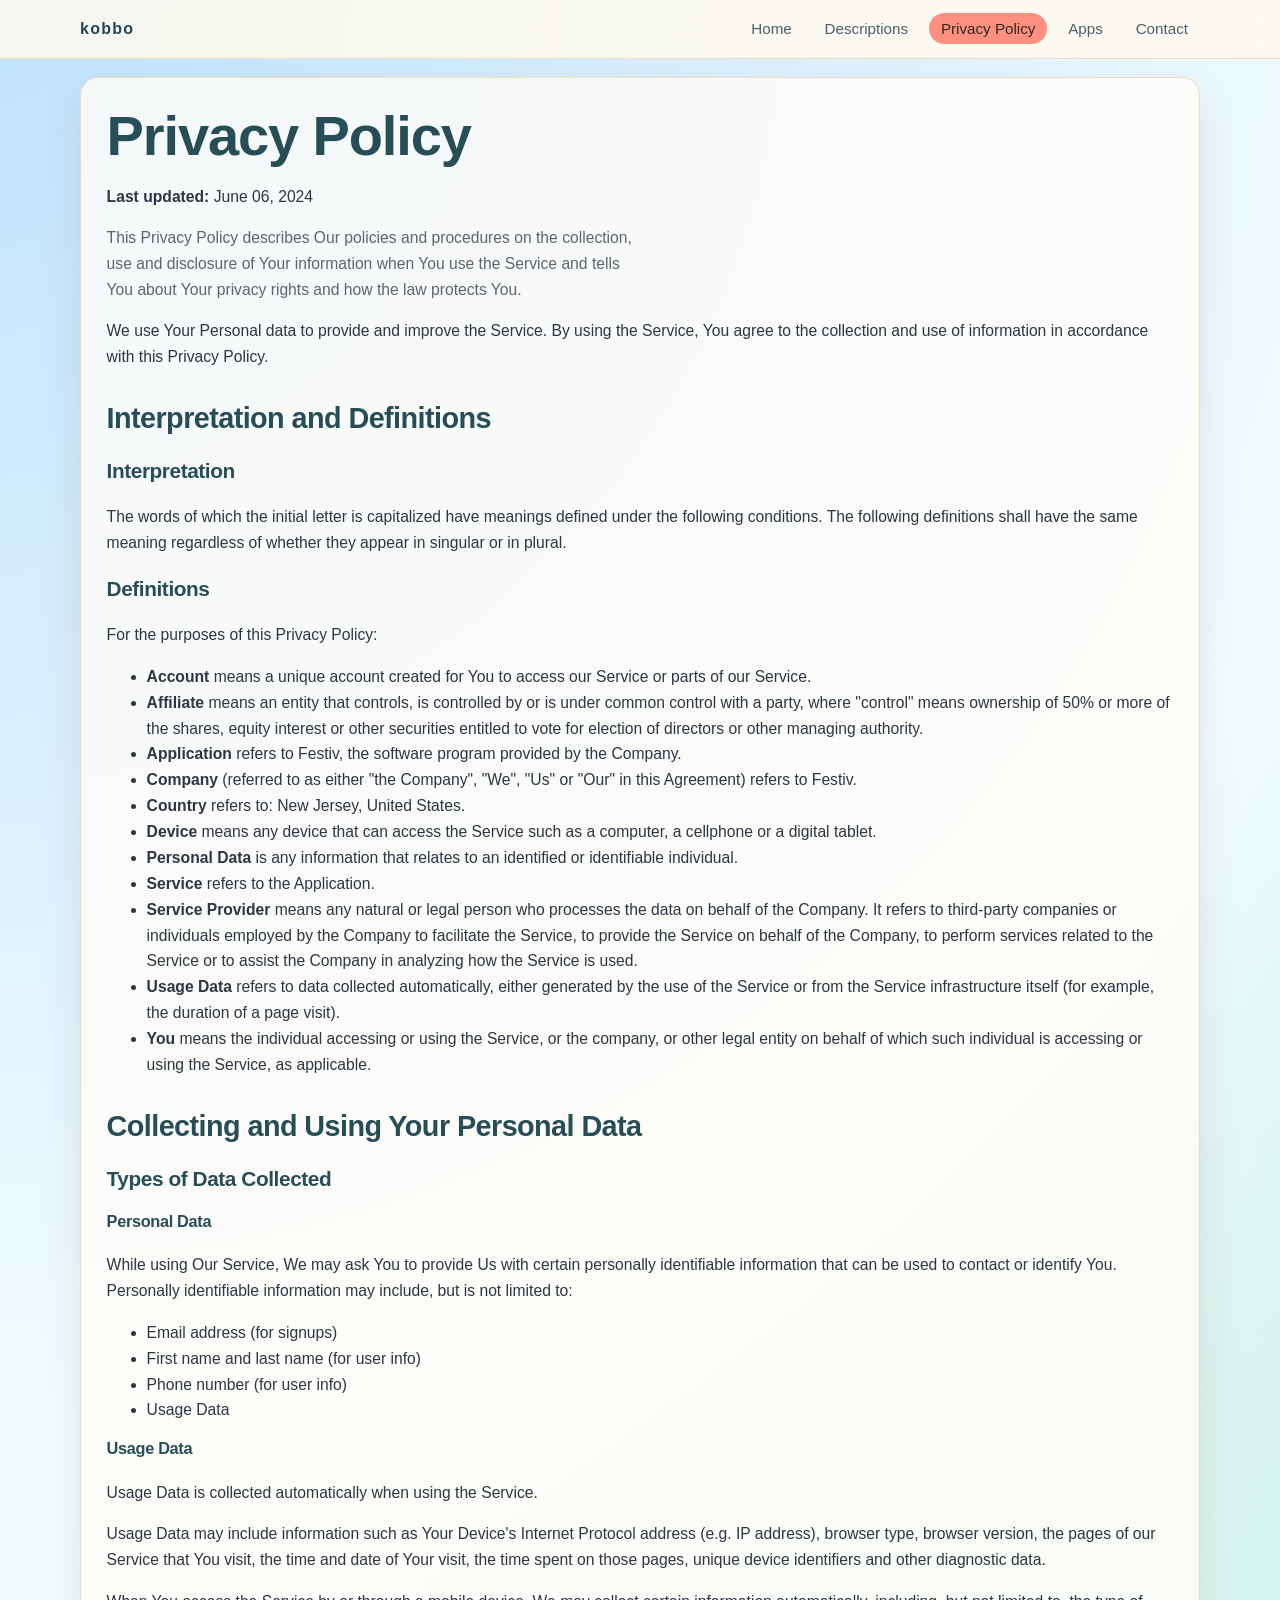
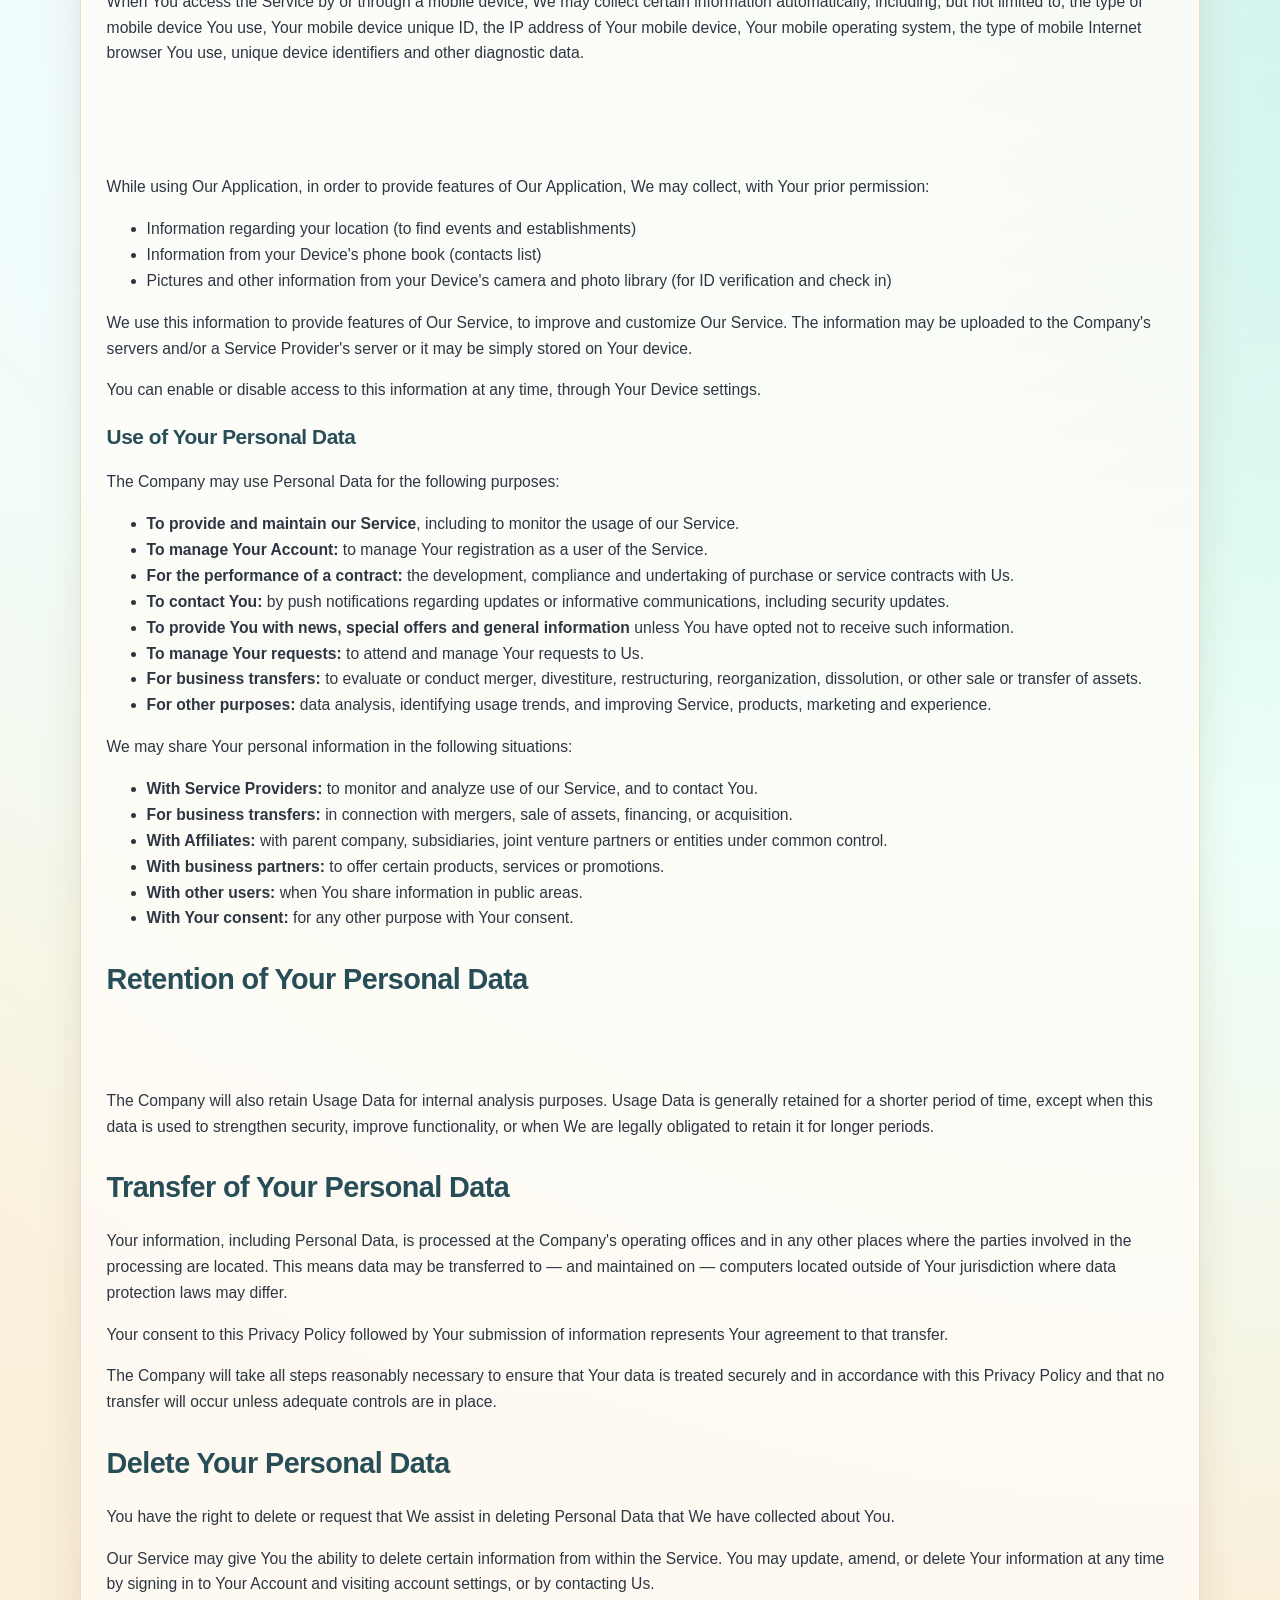
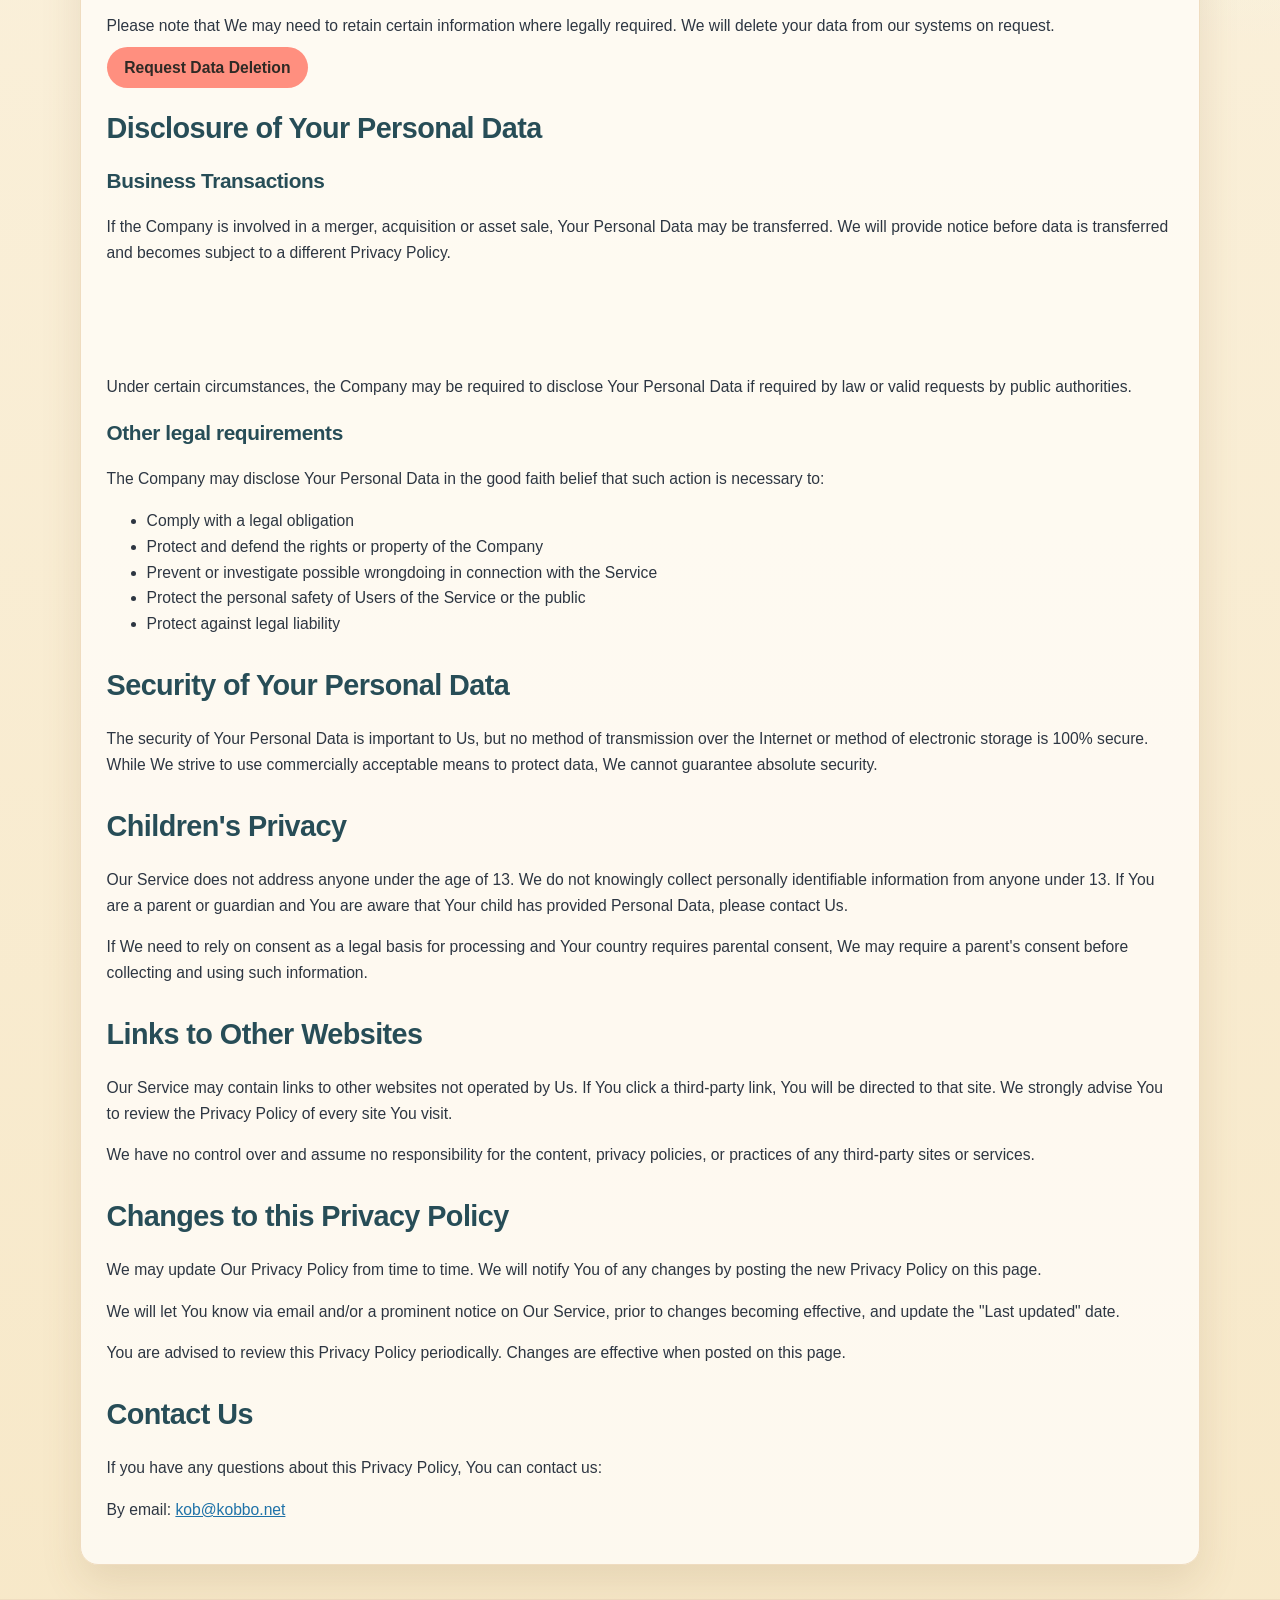
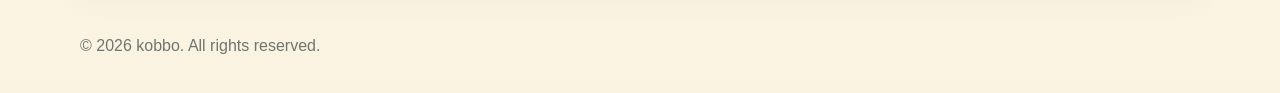
<file: privacy-policy.html>
<!doctype html>
<html lang="en">
  <head>
    <meta charset="UTF-8" />
    <meta name="viewport" content="width=device-width, initial-scale=1.0" />
    <link rel="icon" href="/favicon.ico" sizes="any" />
    <title>Privacy Policy | kobbo</title>
    <link rel="stylesheet" href="/styles.css" />
  </head>
  <body>
    <header class="site-header">
      <div class="container nav-wrap">
        <a class="brand" href="/">kobbo</a>
        <nav aria-label="Main navigation">
          <ul class="nav-links">
            <li><a href="/">Home</a></li>
            <li><a href="/descriptions">Descriptions</a></li>
            <li><a href="/privacy-policy" aria-current="page">Privacy Policy</a></li>
            <li><a href="/apps">Apps</a></li>
            <li><a href="/#contact">Contact</a></li>
          </ul>
        </nav>
      </div>
    </header>

    <main class="container page-main policy reveal">
      <h1>Privacy Policy</h1>
      <p><strong>Last updated:</strong> June 06, 2024</p>

      <p class="lead">
        This Privacy Policy describes Our policies and procedures on the collection,
        use and disclosure of Your information when You use the Service and tells
        You about Your privacy rights and how the law protects You.
      </p>
      <p>
        We use Your Personal data to provide and improve the Service. By using the
        Service, You agree to the collection and use of information in accordance
        with this Privacy Policy.
      </p>

      <h2>Interpretation and Definitions</h2>
      <h3>Interpretation</h3>
      <p>
        The words of which the initial letter is capitalized have meanings defined
        under the following conditions. The following definitions shall have the same
        meaning regardless of whether they appear in singular or in plural.
      </p>

      <h3>Definitions</h3>
      <p>For the purposes of this Privacy Policy:</p>
      <ul>
        <li><strong>Account</strong> means a unique account created for You to access our Service or parts of our Service.</li>
        <li><strong>Affiliate</strong> means an entity that controls, is controlled by or is under common control with a party, where "control" means ownership of 50% or more of the shares, equity interest or other securities entitled to vote for election of directors or other managing authority.</li>
        <li><strong>Application</strong> refers to Festiv, the software program provided by the Company.</li>
        <li><strong>Company</strong> (referred to as either "the Company", "We", "Us" or "Our" in this Agreement) refers to Festiv.</li>
        <li><strong>Country</strong> refers to: New Jersey, United States.</li>
        <li><strong>Device</strong> means any device that can access the Service such as a computer, a cellphone or a digital tablet.</li>
        <li><strong>Personal Data</strong> is any information that relates to an identified or identifiable individual.</li>
        <li><strong>Service</strong> refers to the Application.</li>
        <li><strong>Service Provider</strong> means any natural or legal person who processes the data on behalf of the Company. It refers to third-party companies or individuals employed by the Company to facilitate the Service, to provide the Service on behalf of the Company, to perform services related to the Service or to assist the Company in analyzing how the Service is used.</li>
        <li><strong>Usage Data</strong> refers to data collected automatically, either generated by the use of the Service or from the Service infrastructure itself (for example, the duration of a page visit).</li>
        <li><strong>You</strong> means the individual accessing or using the Service, or the company, or other legal entity on behalf of which such individual is accessing or using the Service, as applicable.</li>
      </ul>

      <h2>Collecting and Using Your Personal Data</h2>
      <h3>Types of Data Collected</h3>
      <h4>Personal Data</h4>
      <p>
        While using Our Service, We may ask You to provide Us with certain personally
        identifiable information that can be used to contact or identify You.
        Personally identifiable information may include, but is not limited to:
      </p>
      <ul>
        <li>Email address (for signups)</li>
        <li>First name and last name (for user info)</li>
        <li>Phone number (for user info)</li>
        <li>Usage Data</li>
      </ul>

      <h4>Usage Data</h4>
      <p>Usage Data is collected automatically when using the Service.</p>
      <p>
        Usage Data may include information such as Your Device's Internet Protocol
        address (e.g. IP address), browser type, browser version, the pages of our
        Service that You visit, the time and date of Your visit, the time spent on
        those pages, unique device identifiers and other diagnostic data.
      </p>
      <p>
        When You access the Service by or through a mobile device, We may collect
        certain information automatically, including, but not limited to, the type of
        mobile device You use, Your mobile device unique ID, the IP address of Your
        mobile device, Your mobile operating system, the type of mobile Internet
        browser You use, unique device identifiers and other diagnostic data.
      </p>
      <p>
        We may also collect information that Your browser sends whenever You visit our
        Service or when You access the Service by or through a mobile device.
      </p>

      <h3>Information Collected while Using the Application</h3>
      <p>
        While using Our Application, in order to provide features of Our Application,
        We may collect, with Your prior permission:
      </p>
      <ul>
        <li>Information regarding your location (to find events and establishments)</li>
        <li>Information from your Device's phone book (contacts list)</li>
        <li>Pictures and other information from your Device's camera and photo library (for ID verification and check in)</li>
      </ul>
      <p>
        We use this information to provide features of Our Service, to improve and
        customize Our Service. The information may be uploaded to the Company's
        servers and/or a Service Provider's server or it may be simply stored on Your
        device.
      </p>
      <p>
        You can enable or disable access to this information at any time, through
        Your Device settings.
      </p>

      <h3>Use of Your Personal Data</h3>
      <p>The Company may use Personal Data for the following purposes:</p>
      <ul>
        <li><strong>To provide and maintain our Service</strong>, including to monitor the usage of our Service.</li>
        <li><strong>To manage Your Account:</strong> to manage Your registration as a user of the Service.</li>
        <li><strong>For the performance of a contract:</strong> the development, compliance and undertaking of purchase or service contracts with Us.</li>
        <li><strong>To contact You:</strong> by push notifications regarding updates or informative communications, including security updates.</li>
        <li><strong>To provide You with news, special offers and general information</strong> unless You have opted not to receive such information.</li>
        <li><strong>To manage Your requests:</strong> to attend and manage Your requests to Us.</li>
        <li><strong>For business transfers:</strong> to evaluate or conduct merger, divestiture, restructuring, reorganization, dissolution, or other sale or transfer of assets.</li>
        <li><strong>For other purposes:</strong> data analysis, identifying usage trends, and improving Service, products, marketing and experience.</li>
      </ul>

      <p>We may share Your personal information in the following situations:</p>
      <ul>
        <li><strong>With Service Providers:</strong> to monitor and analyze use of our Service, and to contact You.</li>
        <li><strong>For business transfers:</strong> in connection with mergers, sale of assets, financing, or acquisition.</li>
        <li><strong>With Affiliates:</strong> with parent company, subsidiaries, joint venture partners or entities under common control.</li>
        <li><strong>With business partners:</strong> to offer certain products, services or promotions.</li>
        <li><strong>With other users:</strong> when You share information in public areas.</li>
        <li><strong>With Your consent:</strong> for any other purpose with Your consent.</li>
      </ul>

      <h2>Retention of Your Personal Data</h2>
      <p>
        The Company will retain Your Personal Data only for as long as is necessary
        for the purposes set out in this Privacy Policy. We will retain and use Your
        Personal Data as needed to comply with legal obligations, resolve disputes,
        and enforce legal agreements and policies.
      </p>
      <p>
        The Company will also retain Usage Data for internal analysis purposes.
        Usage Data is generally retained for a shorter period of time, except when
        this data is used to strengthen security, improve functionality, or when We
        are legally obligated to retain it for longer periods.
      </p>

      <h2>Transfer of Your Personal Data</h2>
      <p>
        Your information, including Personal Data, is processed at the Company's
        operating offices and in any other places where the parties involved in the
        processing are located. This means data may be transferred to — and maintained
        on — computers located outside of Your jurisdiction where data protection laws
        may differ.
      </p>
      <p>
        Your consent to this Privacy Policy followed by Your submission of information
        represents Your agreement to that transfer.
      </p>
      <p>
        The Company will take all steps reasonably necessary to ensure that Your data
        is treated securely and in accordance with this Privacy Policy and that no
        transfer will occur unless adequate controls are in place.
      </p>

      <h2>Delete Your Personal Data</h2>
      <p>
        You have the right to delete or request that We assist in deleting Personal
        Data that We have collected about You.
      </p>
      <p>
        Our Service may give You the ability to delete certain information from within
        the Service. You may update, amend, or delete Your information at any time by
        signing in to Your Account and visiting account settings, or by contacting Us.
      </p>
      <p>
        Please note that We may need to retain certain information where legally
        required. We will delete your data from our systems on request.
      </p>
      <p>
        <a class="btn" href="/delete-request">Request Data Deletion</a>
      </p>

      <h2>Disclosure of Your Personal Data</h2>
      <h3>Business Transactions</h3>
      <p>
        If the Company is involved in a merger, acquisition or asset sale, Your
        Personal Data may be transferred. We will provide notice before data is
        transferred and becomes subject to a different Privacy Policy.
      </p>
      <p>
        Under any circumstance of merger, acquisition, or asset sale, you will have
        the option to remove all your data from the application beforehand.
      </p>

      <h3>Law enforcement</h3>
      <p>
        Under certain circumstances, the Company may be required to disclose Your
        Personal Data if required by law or valid requests by public authorities.
      </p>

      <h3>Other legal requirements</h3>
      <p>
        The Company may disclose Your Personal Data in the good faith belief that such
        action is necessary to:
      </p>
      <ul>
        <li>Comply with a legal obligation</li>
        <li>Protect and defend the rights or property of the Company</li>
        <li>Prevent or investigate possible wrongdoing in connection with the Service</li>
        <li>Protect the personal safety of Users of the Service or the public</li>
        <li>Protect against legal liability</li>
      </ul>

      <h2>Security of Your Personal Data</h2>
      <p>
        The security of Your Personal Data is important to Us, but no method of
        transmission over the Internet or method of electronic storage is 100% secure.
        While We strive to use commercially acceptable means to protect data, We
        cannot guarantee absolute security.
      </p>

      <h2>Children's Privacy</h2>
      <p>
        Our Service does not address anyone under the age of 13. We do not knowingly
        collect personally identifiable information from anyone under 13. If You are a
        parent or guardian and You are aware that Your child has provided Personal
        Data, please contact Us.
      </p>
      <p>
        If We need to rely on consent as a legal basis for processing and Your country
        requires parental consent, We may require a parent's consent before collecting
        and using such information.
      </p>

      <h2>Links to Other Websites</h2>
      <p>
        Our Service may contain links to other websites not operated by Us. If You
        click a third-party link, You will be directed to that site. We strongly
        advise You to review the Privacy Policy of every site You visit.
      </p>
      <p>
        We have no control over and assume no responsibility for the content, privacy
        policies, or practices of any third-party sites or services.
      </p>

      <h2>Changes to this Privacy Policy</h2>
      <p>
        We may update Our Privacy Policy from time to time. We will notify You of any
        changes by posting the new Privacy Policy on this page.
      </p>
      <p>
        We will let You know via email and/or a prominent notice on Our Service,
        prior to changes becoming effective, and update the "Last updated" date.
      </p>
      <p>
        You are advised to review this Privacy Policy periodically. Changes are
        effective when posted on this page.
      </p>

      <h2>Contact Us</h2>
      <p>If you have any questions about this Privacy Policy, You can contact us:</p>
      <p>By email: <a href="mailto:kob@kobbo.net">kob@kobbo.net</a></p>
    </main>

    <footer class="site-footer">
      <div class="container">
        <p>© <span id="year"></span> kobbo. All rights reserved.</p>
      </div>
    </footer>

    <script src="/script.js"></script>
  </body>
</html>
</file>
<file: styles.css>
:root {
  --salmon: #ff8f7f;
  --seafoam: #9fe5d2;
  --sand: #f7e8c8;
  --baby-blue: #bfe3ff;

  --bg: #fff9ee;
  --surface: #fffdf8;
  --ink: #2d3642;
  --muted: #6e7078;
  --line: #efdcc0;
  --accent: #ff8f7f;
  --accent-ink: #2f2a25;
  --max-width: 1120px;
  --radius: 18px;
  --shadow: 0 18px 40px rgba(125, 89, 53, 0.14);
}

* {
  box-sizing: border-box;
}

html {
  scroll-behavior: smooth;
}

body {
  margin: 0;
  min-height: 100vh;
  display: flex;
  flex-direction: column;
  font-family: "Inter", "Avenir Next", "Segoe UI", Roboto, sans-serif;
  color: var(--ink);
  background:
    radial-gradient(circle at 0% 0%, var(--baby-blue) 0%, #f2fbff 28%, transparent 50%),
    radial-gradient(circle at 100% 20%, var(--seafoam) 0%, #edfff9 35%, transparent 55%),
    linear-gradient(180deg, #fffdf8 0%, var(--sand) 100%);
  line-height: 1.65;
}

main {
  flex: 1 0 auto;
}

a {
  color: #1f72a8;
}

.container {
  width: min(var(--max-width), 92%);
  margin: 0 auto;
}

.site-header {
  position: sticky;
  top: 0;
  z-index: 50;
  background: rgba(255, 249, 238, 0.85);
  backdrop-filter: blur(12px);
  border-bottom: 1px solid var(--line);
}

.nav-wrap {
  display: flex;
  align-items: center;
  justify-content: space-between;
  gap: 1rem;
  padding: 1rem 0;
}

.brand {
  text-decoration: none;
  color: #264653;
  font-weight: 800;
  letter-spacing: 0.08em;
  text-transform: lowercase;
}

.nav-links {
  list-style: none;
  display: flex;
  flex-wrap: wrap;
  gap: 0.55rem;
  padding: 0;
  margin: 0;
}

.nav-links a {
  text-decoration: none;
  color: #4d5f6b;
  font-size: 0.95rem;
  padding: 0.45rem 0.75rem;
  border-radius: 999px;
  transition: background-color 0.25s ease, color 0.25s ease;
}

.nav-links a:hover {
  background: var(--baby-blue);
  color: #1f5170;
}

.nav-links a[aria-current='page'] {
  background: var(--salmon);
  color: #332723;
}

.hero,
.page-main {
  padding: clamp(2.4rem, 5vw, 5rem) 0 2rem;
}

.eyebrow {
  text-transform: uppercase;
  letter-spacing: 0.14em;
  font-size: 0.78rem;
  color: #5f8f96;
  margin: 0 0 0.7rem;
}

h1,
h2,
h3,
h4 {
  line-height: 1.15;
  letter-spacing: -0.02em;
  color: #274d57;
}

h1 {
  font-size: clamp(2rem, 5vw, 3.5rem);
  margin: 0;
  max-width: 16ch;
}

.lead,
.hero p {
  max-width: 62ch;
  color: #5f6470;
}

.hero-actions {
  display: flex;
  gap: 0.8rem;
  flex-wrap: wrap;
  margin-top: 1.2rem;
}

.btn {
  border: none;
  border-radius: 999px;
  background: var(--salmon);
  color: var(--accent-ink);
  font-weight: 700;
  text-decoration: none;
  padding: 0.75rem 1.1rem;
  cursor: pointer;
  transition: transform 0.2s ease, filter 0.2s ease;
}

.btn:hover {
  transform: translateY(-1px);
  filter: brightness(1.04);
}

.btn-secondary {
  background: var(--seafoam);
  color: #1f4a43;
}

.btn:disabled {
  opacity: 0.7;
  cursor: wait;
}

.cards-grid {
  display: grid;
  grid-template-columns: repeat(auto-fit, minmax(280px, 1fr));
  gap: 2.25rem;
  margin: 0.8rem auto 2.5rem;
}

.card {
  background: var(--surface);
  border: 1px solid var(--line);
  border-radius: var(--radius);
  padding: 1.35rem;
  box-shadow: var(--shadow);
}

.description-list {
  display: grid;
  gap: 2rem;
  margin-top: 1.4rem;
}

.app-detail {
  margin-top: 1.2rem;
}

.contact {
  margin: 1rem auto 3rem;
}

.contact-panel {
  max-width: 700px;
}

.contact-form {
  display: grid;
  gap: 0.6rem;
  transform-origin: top center;
  transition: opacity 0.45s ease, transform 0.45s ease, max-height 0.45s ease;
  max-height: 1100px;
  overflow: hidden;
}

.form-actions {
  display: flex;
  flex-wrap: wrap;
  gap: 0.6rem;
  margin-top: 0.3rem;
}

.contact-panel.is-submitted .contact-form {
  opacity: 0;
  transform: scale(0.72);
  max-height: 0;
  pointer-events: none;
}

label {
  font-size: 0.9rem;
  color: #5d6672;
}

input,
textarea {
  border: 1px solid #e7d9bf;
  border-radius: 12px;
  padding: 0.72rem 0.78rem;
  font: inherit;
  background: #fffefb;
  color: var(--ink);
}

.form-status {
  min-height: 1.4em;
  margin: 0.4rem 0 0;
  color: #2e6f8f;
  font-size: 0.92rem;
}

.form-status.error {
  color: #ba5750;
}

.form-success {
  display: grid;
  justify-items: center;
  text-align: center;
  gap: 0.35rem;
  margin-top: 0.6rem;
  opacity: 0;
  transform: translateY(14px) scale(0.94);
  transition: opacity 0.45s ease, transform 0.45s ease;
  pointer-events: none;
  max-height: 0;
  overflow: hidden;
}

.form-success.visible {
  opacity: 1;
  transform: translateY(0) scale(1);
  max-height: 240px;
  pointer-events: auto;
}

.checkmark {
  width: 60px;
  height: 60px;
  border-radius: 50%;
  display: grid;
  place-items: center;
  font-size: 2rem;
  color: #1f4a43;
  background: var(--seafoam);
}

.form-success.visible .checkmark {
  animation: pop-check 0.55s ease;
}

#revertSubmit {
  margin-top: 0.4rem;
}

.policy {
  margin-top: 1.1rem;
  margin-bottom: 2.1rem;
  background: rgba(255, 253, 248, 0.82);
  border: 1px solid var(--line);
  border-radius: var(--radius);
  box-shadow: var(--shadow);
  padding: clamp(1rem, 2vw, 1.8rem);
}

.policy h2 {
  margin-top: 2rem;
  font-size: clamp(1.3rem, 2.6vw, 1.8rem);
}

.policy h3 {
  margin-top: 1.35rem;
  font-size: clamp(1.05rem, 2vw, 1.3rem);
}

.policy h4 {
  margin-top: 1rem;
  font-size: 1.02rem;
}

.policy p,
.policy li {
  font-size: 0.98rem;
}

.site-footer {
  border-top: 1px solid var(--line);
  margin-top: auto;
  padding: 1.1rem 0;
  color: #6f756f;
  background: rgba(255, 253, 248, 0.55);
}

/* Scroll reveal */
.reveal {
  opacity: 0;
  transform: translateY(28px);
  transition: opacity 0.75s cubic-bezier(0.22, 1, 0.36, 1), transform 0.75s cubic-bezier(0.22, 1, 0.36, 1);
}

.reveal.in-view {
  opacity: 1;
  transform: translateY(0);
}

/* Page transitions */
.page-enter {
  opacity: 0;
  transform: translateY(10px);
}

.page-enter.page-enter-active {
  opacity: 1;
  transform: translateY(0);
  transition: opacity 0.45s ease, transform 0.45s ease;
}

.page-exit-active {
  opacity: 0;
  transform: translateX(10px);
  transition: opacity 0.25s ease, transform 0.25s ease;
}

@keyframes pop-check {
  0% { transform: scale(0.45); }
  70% { transform: scale(1.1); }
  100% { transform: scale(1); }
}

@media (max-width: 760px) {
  .nav-wrap {
    flex-direction: column;
    align-items: flex-start;
  }

  .hero,
  .page-main {
    padding-top: 2rem;
  }
}

@media (prefers-reduced-motion: reduce) {
  html { scroll-behavior: auto; }
  * { animation: none !important; transition: none !important; }
  .reveal { opacity: 1; transform: none; }
}
</file>
